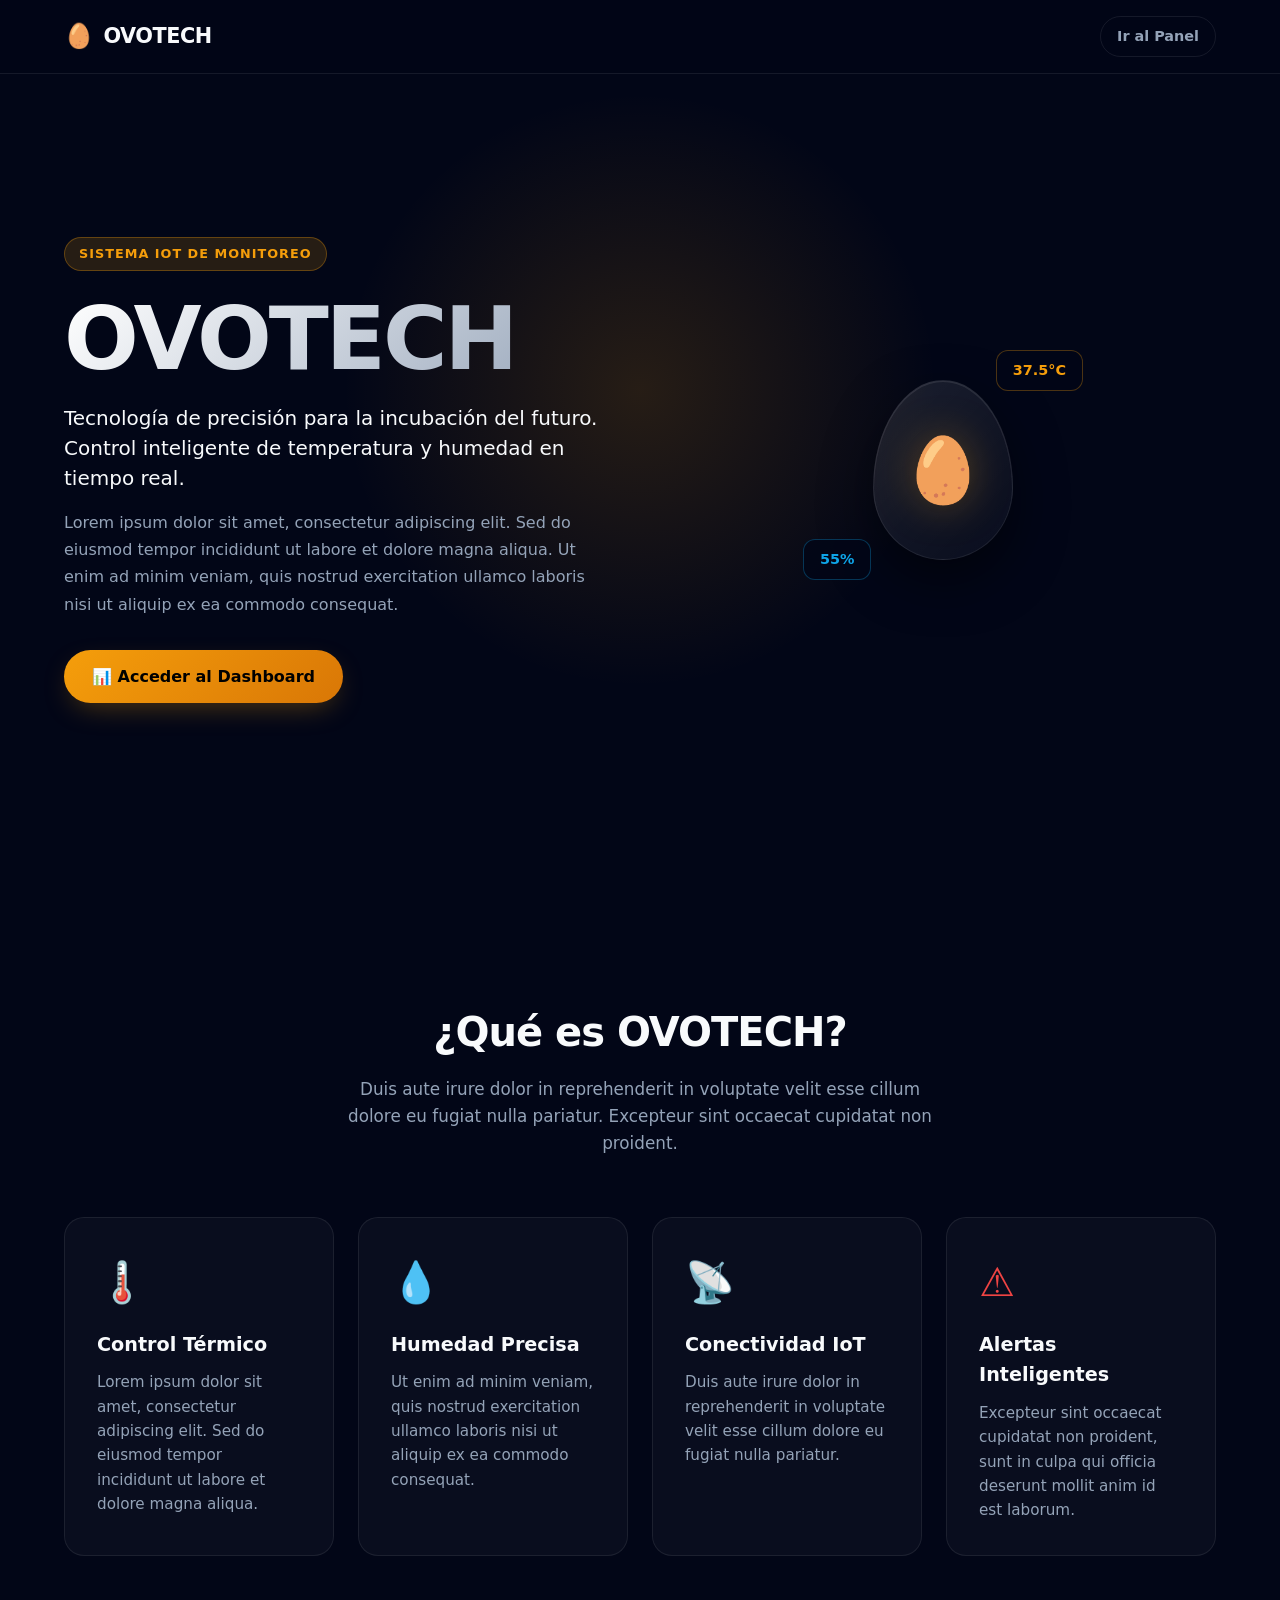
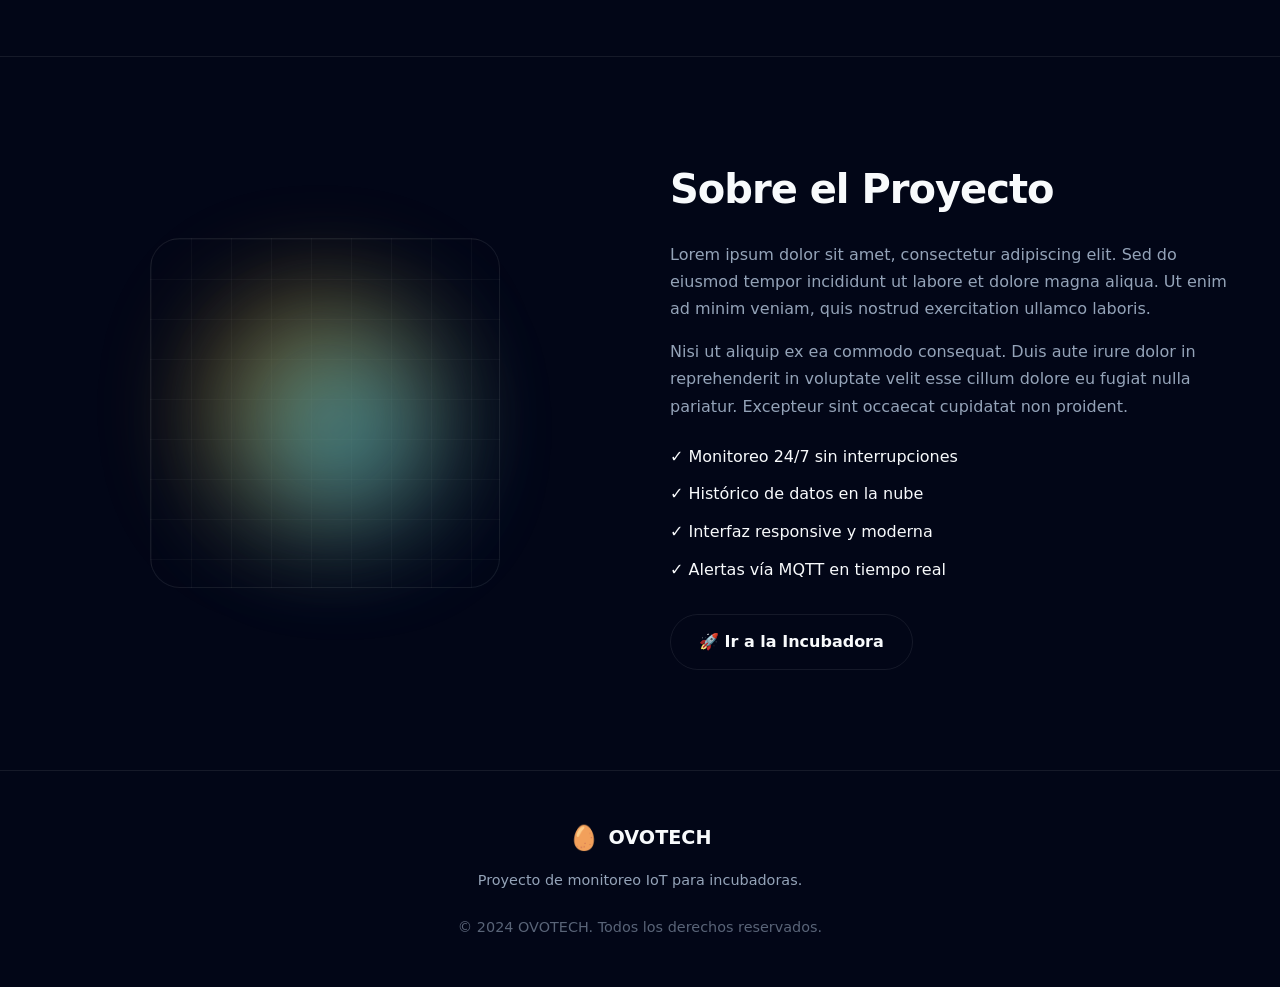
<file: static/presentacion.html>
<!DOCTYPE html>
<html lang="es">
<head>
    <meta charset="UTF-8">
    <meta name="viewport" content="width=device-width, initial-scale=1.0">
    <title>OVOTECH - Innovación en Incubación</title>
    <link rel="stylesheet" href="presentacion.css">
</head>
<body>
    <!-- Navegación -->
    <nav class="navbar">
        <div class="nav-container">
            <a href="#" class="logo">
                <span class="logo-icon">🥚</span>
                <span class="logo-text">OVOTECH</span>
            </a>
            <a href="index.html" class="nav-link">Ir al Panel</a>
        </div>
    </nav>

    <!-- Hero Section -->
    <header class="hero">
        <div class="hero-glow"></div>
        <div class="hero-content">
            <span class="badge">Sistema IoT de Monitoreo</span>
            <h1>OVOTECH</h1>
            <p class="hero-subtitle">
                Tecnología de precisión para la incubación del futuro. 
                Control inteligente de temperatura y humedad en tiempo real.
            </p>
            <p class="hero-text">
                Lorem ipsum dolor sit amet, consectetur adipiscing elit. Sed do eiusmod tempor 
                incididunt ut labore et dolore magna aliqua. Ut enim ad minim veniam, quis nostrud 
                exercitation ullamco laboris nisi ut aliquip ex ea commodo consequat.
            </p>
            <a href="index.html" class="cta-button">
                <span>📊 Acceder al Dashboard</span>
            </a>
        </div>
        <div class="hero-visual">
            <div class="egg-device">
                <div class="egg-inner">
                    <div class="pulse-ring"></div>
                    <div class="pulse-ring delay"></div>
                    <span class="egg-icon">🥚</span>
                </div>
                <div class="data-float temp-float">37.5°C</div>
                <div class="data-float hum-float">55%</div>
            </div>
        </div>
    </header>

    <!-- Características -->
    <section class="features">
        <div class="section-header">
            <h2>¿Qué es OVOTECH?</h2>
            <p>
                Duis aute irure dolor in reprehenderit in voluptate velit esse cillum dolore 
                eu fugiat nulla pariatur. Excepteur sint occaecat cupidatat non proident.
            </p>
        </div>

        <div class="features-grid">
            <div class="feature-card">
                <div class="feature-icon" style="color: #f59e0b;">🌡️</div>
                <h3>Control Térmico</h3>
                <p>
                    Lorem ipsum dolor sit amet, consectetur adipiscing elit. Sed do eiusmod 
                    tempor incididunt ut labore et dolore magna aliqua.
                </p>
            </div>
            <div class="feature-card">
                <div class="feature-icon" style="color: #0ea5e9;">💧</div>
                <h3>Humedad Precisa</h3>
                <p>
                    Ut enim ad minim veniam, quis nostrud exercitation ullamco laboris nisi 
                    ut aliquip ex ea commodo consequat.
                </p>
            </div>
            <div class="feature-card">
                <div class="feature-icon" style="color: #10b981;">📡</div>
                <h3>Conectividad IoT</h3>
                <p>
                    Duis aute irure dolor in reprehenderit in voluptate velit esse cillum 
                    dolore eu fugiat nulla pariatur.
                </p>
            </div>
            <div class="feature-card">
                <div class="feature-icon" style="color: #ef4444;">⚠️</div>
                <h3>Alertas Inteligentes</h3>
                <p>
                    Excepteur sint occaecat cupidatat non proident, sunt in culpa qui officia 
                    deserunt mollit anim id est laborum.
                </p>
            </div>
        </div>
    </section>

    <!-- Sobre el Proyecto -->
    <section class="about">
        <div class="about-container">
            <div class="about-visual">
                <div class="about-graphic">
                    <div class="grid-bg"></div>
                    <div class="orb orb-1"></div>
                    <div class="orb orb-2"></div>
                </div>
            </div>
            <div class="about-content">
                <h2>Sobre el Proyecto</h2>
                <p>
                    Lorem ipsum dolor sit amet, consectetur adipiscing elit. Sed do eiusmod 
                    tempor incididunt ut labore et dolore magna aliqua. Ut enim ad minim veniam, 
                    quis nostrud exercitation ullamco laboris.
                </p>
                <p>
                    Nisi ut aliquip ex ea commodo consequat. Duis aute irure dolor in reprehenderit 
                    in voluptate velit esse cillum dolore eu fugiat nulla pariatur. Excepteur sint 
                    occaecat cupidatat non proident.
                </p>
                <ul class="about-list">
                    <li>✓ Monitoreo 24/7 sin interrupciones</li>
                    <li>✓ Histórico de datos en la nube</li>
                    <li>✓ Interfaz responsive y moderna</li>
                    <li>✓ Alertas vía MQTT en tiempo real</li>
                </ul>
                <a href="index.html" class="cta-button secondary">
                    <span>🚀 Ir a la Incubadora</span>
                </a>
            </div>
        </div>
    </section>

    <!-- Footer -->
    <footer class="footer">
        <div class="footer-content">
            <div class="footer-brand">
                <span class="logo-icon">🥚</span>
                <span>OVOTECH</span>
            </div>
            <p>Proyecto de monitoreo IoT para incubadoras.</p>
            <p class="footer-copy">© 2024 OVOTECH. Todos los derechos reservados.</p>
        </div>
    </footer>
</body>
</html>
</file>
<file: static/presentacion.css>
:root {
    --bg: #020617;
    --surface: rgba(255, 255, 255, 0.03);
    --border: rgba(255, 255, 255, 0.08);
    --text: #f8fafc;
    --text-dim: #94a3b8;
    --accent: #f59e0b;
    --accent-2: #0ea5e9;
    --radius: 20px;
}

* {
    margin: 0;
    padding: 0;
    box-sizing: border-box;
}

html {
    scroll-behavior: smooth;
}

body {
    font-family: 'Segoe UI', system-ui, -apple-system, sans-serif;
    background: var(--bg);
    color: var(--text);
    line-height: 1.6;
    overflow-x: hidden;
}

/* ===== NAVBAR ===== */
.navbar {
    position: fixed;
    top: 0;
    left: 0;
    right: 0;
    z-index: 100;
    background: rgba(2, 6, 23, 0.7);
    backdrop-filter: blur(12px);
    border-bottom: 1px solid var(--border);
}

.nav-container {
    max-width: 1200px;
    margin: 0 auto;
    padding: 16px 24px;
    display: flex;
    justify-content: space-between;
    align-items: center;
}

.logo {
    display: flex;
    align-items: center;
    gap: 10px;
    text-decoration: none;
    color: var(--text);
    font-weight: 800;
    font-size: 1.3rem;
    letter-spacing: -0.5px;
}

.logo-icon {
    font-size: 1.5rem;
}

.nav-link {
    color: var(--text-dim);
    text-decoration: none;
    font-weight: 600;
    font-size: 0.9rem;
    padding: 8px 16px;
    border-radius: 100px;
    border: 1px solid var(--border);
    transition: all 0.3s ease;
}

.nav-link:hover {
    color: var(--text);
    border-color: var(--accent);
    background: rgba(245, 158, 11, 0.1);
}

/* ===== HERO ===== */
.hero {
    position: relative;
    min-height: 100vh;
    display: flex;
    align-items: center;
    justify-content: center;
    padding: 120px 24px 80px;
    max-width: 1200px;
    margin: 0 auto;
    gap: 60px;
    flex-wrap: wrap;
}

.hero-glow {
    position: absolute;
    top: 10%;
    left: 50%;
    transform: translateX(-50%);
    width: 600px;
    height: 600px;
    background: radial-gradient(circle, rgba(245,158,11,0.15) 0%, transparent 70%);
    pointer-events: none;
    z-index: 0;
}

.hero-content {
    position: relative;
    z-index: 1;
    flex: 1;
    min-width: 300px;
    max-width: 600px;
    animation: fadeInUp 1s ease;
}

.badge {
    display: inline-block;
    padding: 6px 14px;
    background: rgba(245, 158, 11, 0.15);
    color: var(--accent);
    border: 1px solid rgba(245, 158, 11, 0.3);
    border-radius: 100px;
    font-size: 0.8rem;
    font-weight: 700;
    letter-spacing: 1px;
    text-transform: uppercase;
    margin-bottom: 24px;
}

.hero h1 {
    font-size: clamp(3rem, 8vw, 5.5rem);
    font-weight: 900;
    letter-spacing: -3px;
    line-height: 1;
    margin-bottom: 20px;
    background: linear-gradient(135deg, #fff 0%, var(--text-dim) 100%);
    -webkit-background-clip: text;
    -webkit-text-fill-color: transparent;
}

.hero-subtitle {
    font-size: 1.25rem;
    color: var(--text);
    font-weight: 500;
    margin-bottom: 16px;
    line-height: 1.5;
}

.hero-text {
    color: var(--text-dim);
    margin-bottom: 32px;
    font-size: 1rem;
    line-height: 1.7;
}

.cta-button {
    display: inline-flex;
    align-items: center;
    gap: 8px;
    padding: 14px 28px;
    background: linear-gradient(135deg, var(--accent) 0%, #d97706 100%);
    color: #000;
    text-decoration: none;
    font-weight: 700;
    border-radius: 100px;
    font-size: 1rem;
    transition: all 0.3s ease;
    box-shadow: 0 10px 30px -10px rgba(245, 158, 11, 0.4);
}

.cta-button:hover {
    transform: translateY(-2px);
    box-shadow: 0 20px 40px -10px rgba(245, 158, 11, 0.5);
}

.cta-button.secondary {
    background: transparent;
    color: var(--text);
    border: 1px solid var(--border);
    box-shadow: none;
}

.cta-button.secondary:hover {
    background: rgba(255,255,255,0.05);
    border-color: var(--accent);
}

/* ===== HERO VISUAL ===== */
.hero-visual {
    position: relative;
    z-index: 1;
    flex: 1;
    display: flex;
    justify-content: center;
    align-items: center;
    min-width: 300px;
    animation: fadeInUp 1s ease 0.2s both;
}

.egg-device {
    position: relative;
    width: 280px;
    height: 280px;
    display: flex;
    justify-content: center;
    align-items: center;
}

.egg-inner {
    position: relative;
    width: 140px;
    height: 180px;
    background: linear-gradient(135deg, rgba(255,255,255,0.1) 0%, rgba(255,255,255,0.03) 100%);
    border: 1px solid var(--border);
    border-radius: 50% 50% 50% 50% / 60% 60% 40% 40%;
    display: flex;
    justify-content: center;
    align-items: center;
    backdrop-filter: blur(10px);
    box-shadow: 0 20px 50px rgba(0,0,0,0.5), inset 0 1px 0 rgba(255,255,255,0.1);
}

.egg-icon {
    font-size: 4rem;
    filter: drop-shadow(0 0 20px rgba(245,158,11,0.3));
    z-index: 2;
}

.pulse-ring {
    position: absolute;
    top: 50%;
    left: 50%;
    transform: translate(-50%, -50%);
    width: 140px;
    height: 180px;
    border-radius: 50% 50% 50% 50% / 60% 60% 40% 40%;
    border: 2px solid var(--accent);
    opacity: 0;
    animation: pulse 3s infinite;
}

.pulse-ring.delay {
    animation-delay: 1.5s;
}

.data-float {
    position: absolute;
    padding: 8px 16px;
    background: rgba(2, 6, 23, 0.8);
    border: 1px solid var(--border);
    border-radius: 12px;
    font-weight: 700;
    font-size: 0.9rem;
    backdrop-filter: blur(8px);
    animation: float 4s ease-in-out infinite;
}

.temp-float {
    top: 20px;
    right: 0;
    color: var(--accent);
    border-color: rgba(245, 158, 11, 0.3);
}

.hum-float {
    bottom: 30px;
    left: 0;
    color: var(--accent-2);
    border-color: rgba(14, 165, 233, 0.3);
    animation-delay: 2s;
}

/* ===== FEATURES ===== */
.features {
    padding: 100px 24px;
    max-width: 1200px;
    margin: 0 auto;
}

.section-header {
    text-align: center;
    margin-bottom: 60px;
    animation: fadeInUp 1s ease;
}

.section-header h2 {
    font-size: clamp(1.8rem, 4vw, 2.5rem);
    font-weight: 800;
    margin-bottom: 12px;
    letter-spacing: -1px;
}

.section-header p {
    color: var(--text-dim);
    max-width: 600px;
    margin: 0 auto;
    font-size: 1.05rem;
}

.features-grid {
    display: grid;
    grid-template-columns: repeat(auto-fit, minmax(260px, 1fr));
    gap: 24px;
}

.feature-card {
    background: var(--surface);
    border: 1px solid var(--border);
    border-radius: var(--radius);
    padding: 32px;
    transition: all 0.3s ease;
    animation: fadeInUp 1s ease both;
}

.feature-card:nth-child(1) { animation-delay: 0.1s; }
.feature-card:nth-child(2) { animation-delay: 0.2s; }
.feature-card:nth-child(3) { animation-delay: 0.3s; }
.feature-card:nth-child(4) { animation-delay: 0.4s; }

.feature-card:hover {
    transform: translateY(-5px);
    border-color: rgba(255,255,255,0.15);
    background: rgba(255,255,255,0.05);
}

.feature-icon {
    font-size: 2.5rem;
    margin-bottom: 16px;
}

.feature-card h3 {
    font-size: 1.2rem;
    font-weight: 700;
    margin-bottom: 10px;
}

.feature-card p {
    color: var(--text-dim);
    font-size: 0.95rem;
    line-height: 1.6;
}

/* ===== ABOUT ===== */
.about {
    padding: 100px 24px;
    border-top: 1px solid var(--border);
}

.about-container {
    max-width: 1200px;
    margin: 0 auto;
    display: flex;
    align-items: center;
    gap: 60px;
    flex-wrap: wrap;
}

.about-visual {
    flex: 1;
    min-width: 300px;
    display: flex;
    justify-content: center;
    animation: fadeInUp 1s ease;
}

.about-graphic {
    position: relative;
    width: 350px;
    height: 350px;
}

.grid-bg {
    position: absolute;
    inset: 0;
    background-image: 
        linear-gradient(rgba(255,255,255,0.03) 1px, transparent 1px),
        linear-gradient(90deg, rgba(255,255,255,0.03) 1px, transparent 1px);
    background-size: 40px 40px;
    border-radius: 30px;
    border: 1px solid var(--border);
}

.orb {
    position: absolute;
    border-radius: 50%;
    filter: blur(60px);
    opacity: 0.6;
}

.orb-1 {
    width: 200px;
    height: 200px;
    background: var(--accent);
    top: 20%;
    left: 20%;
    animation: float 6s ease-in-out infinite;
}

.orb-2 {
    width: 180px;
    height: 180px;
    background: var(--accent-2);
    bottom: 20%;
    right: 20%;
    animation: float 8s ease-in-out infinite reverse;
}

.about-content {
    flex: 1;
    min-width: 300px;
    animation: fadeInUp 1s ease 0.2s both;
}

.about-content h2 {
    font-size: clamp(1.8rem, 4vw, 2.5rem);
    font-weight: 800;
    margin-bottom: 20px;
    letter-spacing: -1px;
}

.about-content p {
    color: var(--text-dim);
    margin-bottom: 16px;
    line-height: 1.7;
}

.about-list {
    list-style: none;
    margin: 24px 0 32px;
    display: flex;
    flex-direction: column;
    gap: 12px;
}

.about-list li {
    color: var(--text);
    font-weight: 500;
}

/* ===== FOOTER ===== */
.footer {
    border-top: 1px solid var(--border);
    padding: 48px 24px;
    text-align: center;
}

.footer-content {
    max-width: 1200px;
    margin: 0 auto;
}

.footer-brand {
    display: flex;
    justify-content: center;
    align-items: center;
    gap: 10px;
    font-weight: 800;
    font-size: 1.2rem;
    margin-bottom: 12px;
}

.footer p {
    color: var(--text-dim);
    font-size: 0.9rem;
}

.footer-copy {
    margin-top: 24px;
    opacity: 0.6;
    font-size: 0.85rem;
}

/* ===== ANIMATIONS ===== */
@keyframes fadeInUp {
    from {
        opacity: 0;
        transform: translateY(30px);
    }
    to {
        opacity: 1;
        transform: translateY(0);
    }
}

@keyframes pulse {
    0% {
        transform: translate(-50%, -50%) scale(1);
        opacity: 0.6;
    }
    100% {
        transform: translate(-50%, -50%) scale(1.6);
        opacity: 0;
    }
}

@keyframes float {
    0%, 100% {
        transform: translateY(0);
    }
    50% {
        transform: translateY(-10px);
    }
}

/* ===== RESPONSIVE ===== */
@media (max-width: 768px) {
    .hero {
        flex-direction: column-reverse;
        text-align: center;
        gap: 40px;
        padding-top: 100px;
    }

    .hero-visual {
        transform: scale(0.85);
    }

    .about-container {
        flex-direction: column;
        text-align: center;
    }

    .about-list {
        align-items: center;
    }

    .features {
        padding: 60px 24px;
    }

    .about {
        padding: 60px 24px;
    }
}
</file>
